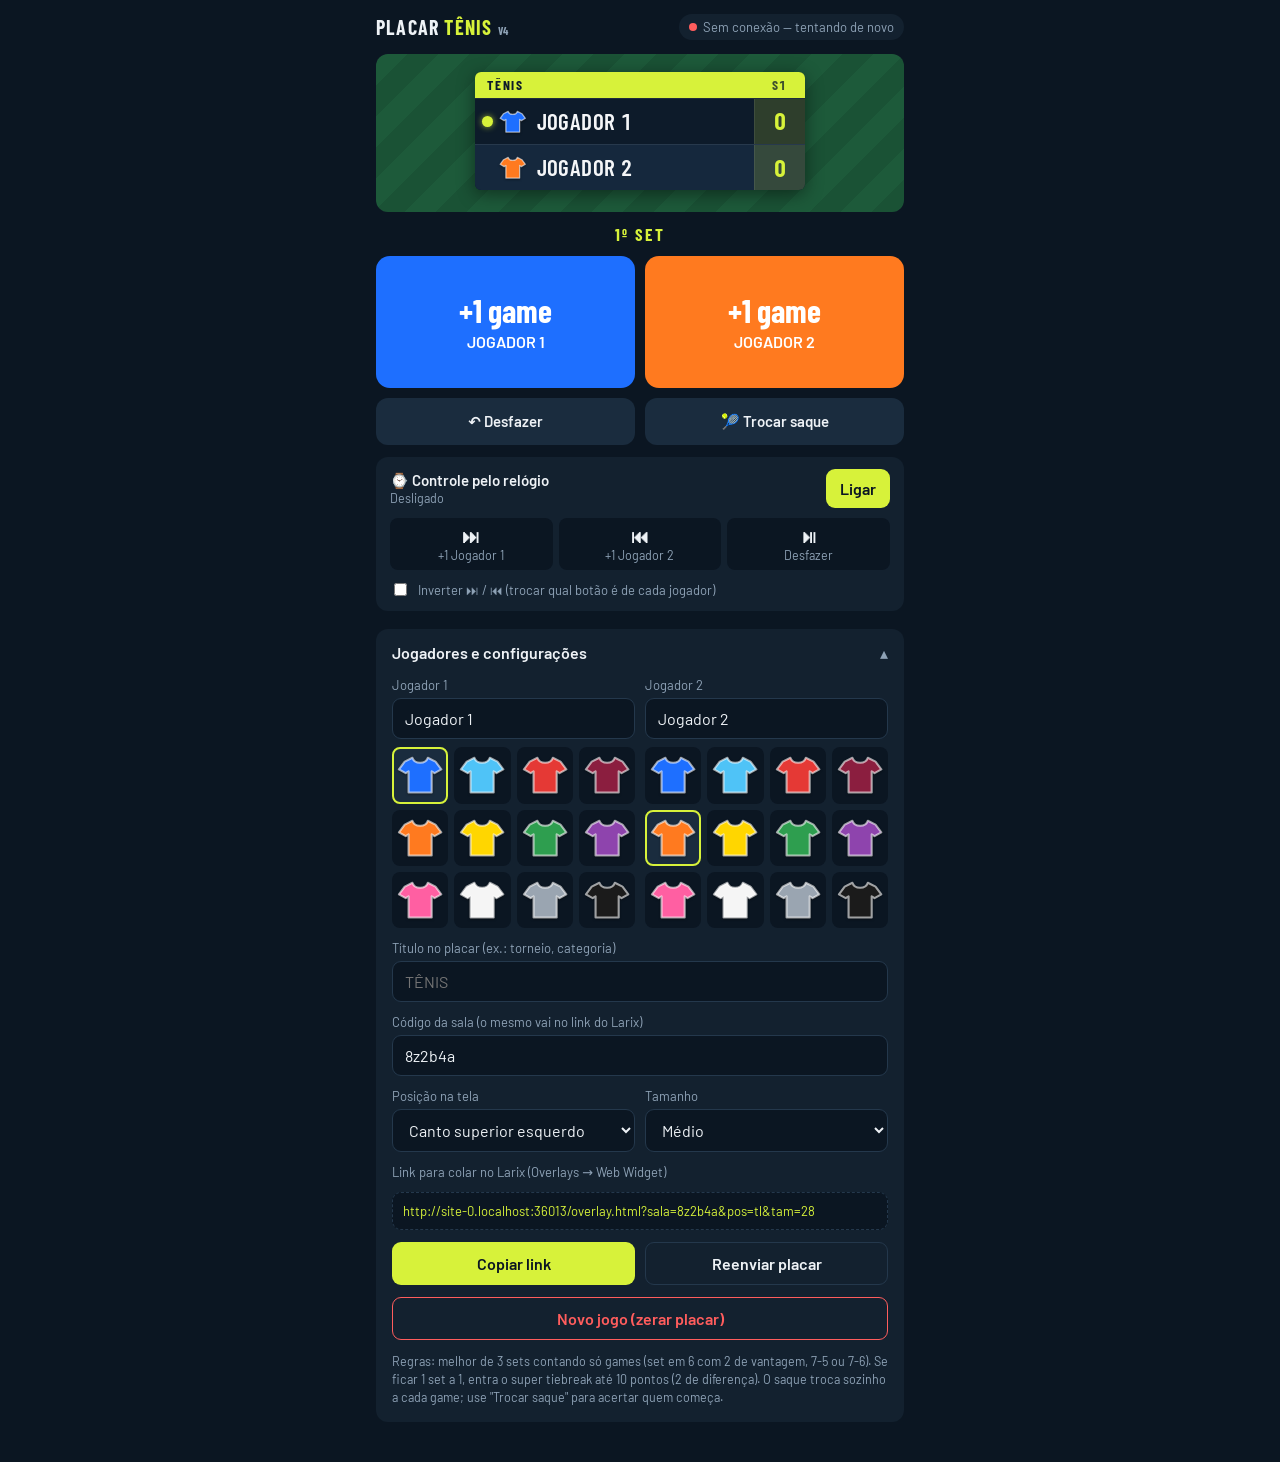
<file: index.html>
<!doctype html>
<html lang="pt-BR">
<head>
<meta charset="utf-8">
<meta name="viewport" content="width=device-width,initial-scale=1,viewport-fit=cover">
<meta name="theme-color" content="#0b1622">
<title>Placar Tênis — Controle</title>
<link rel="preconnect" href="https://fonts.googleapis.com">
<link href="https://fonts.googleapis.com/css2?family=Barlow+Condensed:wght@600;700&family=Barlow:wght@400;500;600&display=swap" rel="stylesheet">
<link rel="stylesheet" href="placar.css">
<style>
  :root {
    --bg: #0b1622; --panel: #13212f; --panel2: #1a2c3e; --line: #24384c;
    --txt: #eef2f6; --dim: #8ea2b6; --ball: #d7f23a; --ink: #0b1622;
    --p1: #3aa0ff; --p2: #ff7a45; --danger: #ff5d5d; --ok: #46d483;
  }
  * { box-sizing: border-box; -webkit-tap-highlight-color: transparent; }
  html, body { margin: 0; background: var(--bg); color: var(--txt); font-family: Barlow, system-ui, sans-serif; }
  body { padding: max(14px, env(safe-area-inset-top)) 16px 40px; max-width: 560px; margin: 0 auto; }
  button { font: inherit; cursor: pointer; border: 0; }
  .top { display: flex; align-items: center; justify-content: space-between; gap: 8px; margin-bottom: 14px; }
  .brand { font-family: "Barlow Condensed", "Arial Narrow", sans-serif; font-weight: 700; font-size: 20px; letter-spacing: .06em; text-transform: uppercase; }
  .brand b { color: var(--ball); }
  .pill { font-size: 13px; padding: 5px 10px; border-radius: 99px; background: var(--panel); color: var(--dim); display: flex; align-items: center; gap: 6px; white-space: nowrap; }
  .pill i { width: 8px; height: 8px; border-radius: 50%; background: var(--dim); display: block; }
  .pill.ok i { background: var(--ok); } .pill.err i { background: var(--danger); } .pill.wait i { background: var(--ball); }

  .preview { background: repeating-linear-gradient(135deg, #1d5a3a 0 22px, #1a5235 22px 44px); border-radius: 12px; padding: 18px 14px; display: flex; justify-content: center; margin-bottom: 12px; font-size: clamp(14px, 4.6vw, 22px); overflow: hidden; }
  .fase { text-align: center; font-family: "Barlow Condensed", "Arial Narrow", sans-serif; font-weight: 700; letter-spacing: .14em; text-transform: uppercase; color: var(--ball); font-size: 17px; margin: 4px 0 12px; }
  .fase.fim { color: var(--ok); }

  .btns { display: grid; grid-template-columns: 1fr 1fr; gap: 10px; }
  .big { min-height: 132px; border-radius: 14px; color: #fff; display: flex; flex-direction: column; align-items: center; justify-content: center; gap: 6px; padding: 10px; transition: transform .08s, filter .15s; }
  .big:active { transform: scale(.97); }
  .big .plus { font-family: "Barlow Condensed", "Arial Narrow", sans-serif; font-weight: 700; font-size: 32px; line-height: 1; white-space: nowrap; }
  .big .who { font-weight: 600; font-size: 16px; text-transform: uppercase; max-width: 100%; overflow: hidden; text-overflow: ellipsis; white-space: nowrap; }
  .big { background: var(--p1); }
  .big.claro { color: #0b1622; }
  .big .shirt { width: 30px; height: 30px; }
  .cores { display: grid; grid-template-columns: repeat(4, 1fr); gap: 6px; margin-top: 2px; }
  .cor { aspect-ratio: 1; border-radius: 8px; border: 2px solid transparent; background: var(--bg); padding: 3px; display: flex; align-items: center; justify-content: center; }
  .cor .shirt { width: 100%; height: 100%; }
  .cor.sel { border-color: var(--ball); background: var(--panel2); }
  .big:disabled { filter: grayscale(1) brightness(.5); }

  .row2 { display: grid; grid-template-columns: 1fr 1fr; gap: 10px; margin-top: 10px; }
  .sec { background: var(--panel2); color: var(--txt); border-radius: 12px; padding: 14px; font-weight: 600; font-size: 15px; }
  .sec:active { background: var(--line); }

  details { background: var(--panel); border-radius: 12px; margin-top: 18px; }
  summary { padding: 14px 16px; font-weight: 600; list-style: none; display: flex; justify-content: space-between; }
  summary::after { content: "▾"; color: var(--dim); }
  details[open] summary::after { content: "▴"; }
  .cfg { padding: 0 16px 16px; display: grid; gap: 12px; }
  label { font-size: 13px; color: var(--dim); display: grid; gap: 5px; }
  input, select { font: inherit; font-size: 16px; color: var(--txt); background: var(--bg); border: 1px solid var(--line); border-radius: 9px; padding: 10px 12px; width: 100%; }
  .two { display: grid; grid-template-columns: 1fr 1fr; gap: 10px; }
  .link { font-size: 13px; word-break: break-all; background: var(--bg); border: 1px dashed var(--line); border-radius: 9px; padding: 10px; color: var(--ball); }
  .act { background: var(--ball); color: var(--ink); border-radius: 9px; padding: 11px; font-weight: 600; }
  .ghost { background: transparent; border: 1px solid var(--line); color: var(--txt); border-radius: 9px; padding: 11px; font-weight: 600; }
  .danger { background: transparent; border: 1px solid var(--danger); color: var(--danger); border-radius: 9px; padding: 11px; font-weight: 600; }
  .danger.armed { background: var(--danger); color: #fff; }
  .note { font-size: 12.5px; color: var(--dim); line-height: 1.45; margin: 0; }
  .watch { background: var(--panel); border-radius: 12px; margin-top: 12px; padding: 12px 14px; display: grid; gap: 10px; }
  .watch.on { outline: 2px solid var(--ok); }
  .watch .wtop { display: flex; align-items: center; justify-content: space-between; gap: 10px; }
  .watch .wt { font-weight: 600; font-size: 15px; }
  .watch .wst { font-size: 12.5px; color: var(--dim); }
  .watch.on .wst { color: var(--ok); }
  .wbtn { background: var(--ball); color: var(--ink); border-radius: 9px; padding: 10px 14px; font-weight: 600; white-space: nowrap; }
  .watch.on .wbtn { background: transparent; border: 1px solid var(--danger); color: var(--danger); }
  .wmap { display: grid; grid-template-columns: repeat(3, 1fr); gap: 6px; font-size: 12.5px; text-align: center; }
  .wmap div { background: var(--bg); border-radius: 8px; padding: 7px 4px; color: var(--dim); }
  .wmap b { display: block; font-size: 18px; color: var(--txt); }
  .wmap div.hit { background: var(--ok); color: var(--ink); }
  .wmap div.hit b { color: var(--ink); }
  .wopt { display: flex; align-items: center; gap: 8px; font-size: 13px; color: var(--dim); }
  .wopt input { width: auto; }
  .warn { background: #3a2a10; color: #ffd27a; border-radius: 10px; padding: 10px 12px; font-size: 13px; margin-bottom: 12px; display: none; }
</style>
</head>
<body>
  <div class="top">
    <div class="brand">Placar <b>Tênis</b> <small style="font-size:11px;color:var(--dim);letter-spacing:0">v4</small></div>
    <div class="pill wait" id="sync"><i></i><span>Conectando…</span></div>
  </div>

  <div class="warn" id="warnFile">Você abriu o arquivo direto do computador. Para funcionar na live, abra pelo endereço do site (veja o LEIA-ME).</div>

  <div class="preview"><div id="sb"></div></div>
  <div class="fase" id="fase"></div>

  <div class="btns">
    <button class="big a" id="b0"><span class="plus">+1</span><span class="who" id="w0"></span></button>
    <button class="big b" id="b1"><span class="plus">+1</span><span class="who" id="w1"></span></button>
  </div>
  <div class="row2">
    <button class="sec" id="undo">↶ Desfazer</button>
    <button class="sec" id="saque">🎾 Trocar saque</button>
  </div>

  <div class="watch" id="watch">
    <div class="wtop">
      <div><div class="wt">⌚ Controle pelo relógio</div><div class="wst" id="wst">Desligado</div></div>
      <button class="wbtn" id="wbtn">Ligar</button>
    </div>
    <div class="wmap">
      <div id="wm-next"><b>⏭</b><span id="wl-next"></span></div>
      <div id="wm-prev"><b>⏮</b><span id="wl-prev"></span></div>
      <div id="wm-play"><b>⏯</b>Desfazer</div>
    </div>
    <label class="wopt"><input type="checkbox" id="winv"> Inverter ⏭ / ⏮ (trocar qual botão é de cada jogador)</label>
  </div>

  <details id="det">
    <summary>Jogadores e configurações</summary>
    <div class="cfg">
      <div class="two">
        <div style="display:grid;gap:6px"><label>Jogador 1<input id="n0" maxlength="22"></label><div class="cores" id="c0"></div></div>
        <div style="display:grid;gap:6px"><label>Jogador 2<input id="n1" maxlength="22"></label><div class="cores" id="c1"></div></div>
      </div>
      <label>Título no placar (ex.: torneio, categoria)<input id="tit" maxlength="30" placeholder="TÊNIS"></label>

      <label>Código da sala (o mesmo vai no link do Larix)<input id="sala" maxlength="24"></label>
      <div class="two">
        <label>Posição na tela
          <select id="pos">
            <option value="tl">Canto superior esquerdo</option>
            <option value="tr">Canto superior direito</option>
            <option value="bl">Canto inferior esquerdo</option>
            <option value="br">Canto inferior direito</option>
          </select>
        </label>
        <label>Tamanho
          <select id="tam">
            <option value="20">Pequeno</option>
            <option value="28" selected>Médio</option>
            <option value="36">Grande</option>
            <option value="46">Muito grande</option>
          </select>
        </label>
      </div>
      <label>Link para colar no Larix (Overlays → Web Widget)</label>
      <div class="link" id="link"></div>
      <div class="two">
        <button class="act" id="copiar">Copiar link</button>
        <button class="ghost" id="reenviar">Reenviar placar</button>
      </div>
      <button class="danger" id="novo">Novo jogo (zerar placar)</button>
      <p class="note">Regras: melhor de 3 sets contando só games (set em 6 com 2 de vantagem, 7-5 ou 7-6). Se ficar 1 set a 1, entra o super tiebreak até 10 pontos (2 de diferença). O saque troca sozinho a cada game; use "Trocar saque" para acertar quem começa.</p>
    </div>
  </details>

<script src="core.js"></script>
<script>
  const $ = id => document.getElementById(id);
  const LS = "placarTenis.v1";
  let cfg, estado, hist = [];

  function salaAleatoria() {
    const c = "abcdefghjkmnpqrstuvwxyz23456789"; let s = "";
    for (let i = 0; i < 6; i++) s += c[Math.floor(Math.random() * c.length)];
    return s;
  }
  function carregar() {
    try {
      const d = JSON.parse(localStorage.getItem(LS) || "null");
      if (d && d.estado) { cfg = d.cfg; estado = d.estado; hist = d.hist || []; return; }
    } catch (e) { }
    cfg = { sala: salaAleatoria(), pos: "tl", tam: "28" };
    estado = novoJogo();
  }
  function guardar() {
    try { localStorage.setItem(LS, JSON.stringify({ cfg, estado, hist: hist.slice(-200) })); } catch (e) { }
  }

  // ---- envio com pequeno atraso para juntar toques rápidos ----
  let tEnvio = null, tRetry = null;
  function status(cls, txt) { const p = $("sync"); p.className = "pill " + cls; p.querySelector("span").textContent = txt; }
  function agendarEnvio(rapido) {
    clearTimeout(tEnvio); clearTimeout(tRetry);
    status("wait", "Enviando…");
    tEnvio = setTimeout(enviar, rapido ? 0 : 350);
  }
  async function enviar() {
    try {
      await enviarEstado(cfg.sala, estado);
      const h = new Date().toLocaleTimeString("pt-BR", { hour: "2-digit", minute: "2-digit", second: "2-digit" });
      status("ok", "Na live · " + h);
    } catch (e) {
      status("err", "Sem conexão — tentando de novo");
      tRetry = setTimeout(enviar, 4000);
    }
  }

  function linkOverlay() {
    const base = location.href.split("#")[0].split("?")[0].replace(/[^/]*$/, "");
    return base + "overlay.html?sala=" + encodeURIComponent(cfg.sala) + "&pos=" + cfg.pos + "&tam=" + cfg.tam;
  }

  function render() {
    $("sb").innerHTML = placarHTML(estado);
    const f = fase(estado);
    const fz = $("fase");
    fz.className = "fase" + (f === "fim" ? " fim" : "");
    fz.textContent = f === "fim" ? "Fim de jogo · " + estado.nomes[estado.vencedor] + " venceu"
      : f === "stb" ? "Super tiebreak · até 10 pontos"
      : estado.sets.length + "º set";
    const unid = f === "stb" ? "ponto" : "game";
    [0, 1].forEach(p => {
      $("w" + p).textContent = estado.nomes[p];
      const cor = (estado.cores || CORES_PADRAO)[p];
      $("b" + p).style.background = cor;
      $("b" + p).classList.toggle("claro", corClara(cor));
      $("c" + p).querySelectorAll(".cor").forEach(el => el.classList.toggle("sel", el.dataset.c === cor));
      $("b" + p).querySelector(".plus").textContent = "+1 " + unid;
      $("b" + p).disabled = f === "fim";
    });
    $("undo").disabled = hist.length === 0;
    $("link").textContent = linkOverlay();
    if (typeof relogioRender === "function") relogioRender();
  }

  function mudar(novo) {
    hist.push(estado);
    estado = novo;
    guardar(); render(); agendarEnvio();
  }

  // ---- eventos ----
  [0, 1].forEach(p => $("b" + p).addEventListener("click", () => {
    if (navigator.vibrate) navigator.vibrate(30);
    mudar(marcar(estado, p));
  }));
  function desfazer() {
    if (!hist.length) return false;
    estado = hist.pop(); estado.ts = Date.now();
    guardar(); render(); agendarEnvio();
    return true;
  }
  $("undo").addEventListener("click", desfazer);
  $("saque").addEventListener("click", () => {
    const s = JSON.parse(JSON.stringify(estado)); s.saque = 1 - s.saque; s.ts = Date.now(); mudar(s);
  });

  [0, 1].forEach(p => {
    $("c" + p).innerHTML = CORES.map(k => `<button type="button" class="cor" data-c="${k.c}" title="${k.n}" aria-label="${k.n}">${camisetaSVG(k.c)}</button>`).join("");
    $("c" + p).addEventListener("click", ev => {
      const b = ev.target.closest(".cor"); if (!b) return;
      ev.preventDefault();
      if (!estado.cores) estado.cores = CORES_PADRAO.slice();
      estado.cores[p] = b.dataset.c; estado.ts = Date.now();
      guardar(); render(); agendarEnvio();
    });
  });

  function preencherCfg() {
    $("n0").value = estado.nomes[0]; $("n1").value = estado.nomes[1];
    $("tit").value = estado.titulo || ""; $("sala").value = cfg.sala;
    $("pos").value = cfg.pos; $("tam").value = cfg.tam;
  }
  ["n0", "n1", "tit"].forEach(id => $(id).addEventListener("input", () => {
    estado.nomes = [$("n0").value.trim() || "Jogador 1", $("n1").value.trim() || "Jogador 2"];
    estado.titulo = $("tit").value.trim();
    estado.ts = Date.now();
    guardar(); render(); agendarEnvio();
  }));
  $("sala").addEventListener("change", () => {
    const v = $("sala").value.trim().toLowerCase().replace(/[^a-z0-9_-]/g, "");
    cfg.sala = v || salaAleatoria(); $("sala").value = cfg.sala;
    guardar(); render(); agendarEnvio(true);
  });
  ["pos", "tam"].forEach(id => $(id).addEventListener("change", () => { cfg[id] = $(id).value; guardar(); render(); }));

  $("copiar").addEventListener("click", async () => {
    const t = linkOverlay();
    try { await navigator.clipboard.writeText(t); $("copiar").textContent = "Copiado ✓"; }
    catch (e) {
      const r = document.createRange(); r.selectNodeContents($("link"));
      const s = getSelection(); s.removeAllRanges(); s.addRange(r);
      $("copiar").textContent = "Selecionado — copie";
    }
    setTimeout(() => $("copiar").textContent = "Copiar link", 2000);
  });
  $("reenviar").addEventListener("click", () => { estado.ts = Date.now(); agendarEnvio(true); });

  let armado = null;
  $("novo").addEventListener("click", () => {
    const b = $("novo");
    if (!armado) {
      b.classList.add("armed"); b.textContent = "Toque de novo para confirmar";
      armado = setTimeout(() => { armado = null; b.classList.remove("armed"); b.textContent = "Novo jogo (zerar placar)"; }, 3000);
      return;
    }
    clearTimeout(armado); armado = null; b.classList.remove("armed"); b.textContent = "Novo jogo (zerar placar)";
    hist = [];
    estado = novoJogo(estado.nomes.slice(), estado.titulo, (estado.cores || CORES_PADRAO).slice());
    guardar(); render(); agendarEnvio(true);
  });

  // ---- controle pelo relógio (Amazfit via Zepp → botões de música) ----
  // Uma faixa silenciosa fica "tocando"; o relógio manda ⏭ / ⏮ / ⏯ e a página
  // transforma em +1 para cada jogador ou desfazer.
  let wAudio = null, wOn = false, wUltimo = 0, wLock = null;
  const WKEY = "placarTenis.relogio";
  let wInv = false;
  try { wInv = localStorage.getItem(WKEY) === "inv"; } catch (e) { }
  $("winv").checked = wInv;

  function wavSilencioso(seg) {
    const sr = 8000, n = sr * seg, buf = new ArrayBuffer(44 + n), v = new DataView(buf);
    const str = (o, s) => { for (let i = 0; i < s.length; i++) v.setUint8(o + i, s.charCodeAt(i)); };
    str(0, "RIFF"); v.setUint32(4, 36 + n, true); str(8, "WAVE"); str(12, "fmt ");
    v.setUint32(16, 16, true); v.setUint16(20, 1, true); v.setUint16(22, 1, true);
    v.setUint32(24, sr, true); v.setUint32(28, sr, true); v.setUint16(32, 1, true); v.setUint16(34, 8, true);
    str(36, "data"); v.setUint32(40, n, true);
    for (let i = 0; i < n; i++) v.setUint8(44 + i, 128 + (i & 1)); // silêncio (ruído inaudível de 1 bit)
    return URL.createObjectURL(new Blob([buf], { type: "audio/wav" }));
  }

  function jogadorDo(botao) { // botao: "next" ou "prev"
    const p = botao === "next" ? 0 : 1;
    return wInv ? 1 - p : p;
  }

  function piscar(id) {
    const el = $(id); el.classList.add("hit");
    setTimeout(() => el.classList.remove("hit"), 600);
  }

  function comandoRelogio(cmd) {
    const agora = Date.now();
    if (agora - wUltimo < 700) return; // ignora toque duplicado
    wUltimo = agora;
    if (navigator.vibrate) navigator.vibrate(cmd === "undo" ? [40, 60, 40] : 60);
    if (cmd === "undo") { desfazer(); piscar("wm-play"); }
    else {
      if (fase(estado) === "fim") return;
      mudar(marcar(estado, jogadorDo(cmd)));
      piscar(cmd === "next" ? "wm-next" : "wm-prev");
    }
    const h = new Date().toLocaleTimeString("pt-BR", { hour: "2-digit", minute: "2-digit", second: "2-digit" });
    $("wst").textContent = "Ligado · último comando " + h;
    if (wAudio && wAudio.paused) wAudio.play().catch(() => { });
  }

  function textoPlacar() {
    const f = fase(estado);
    const a = f === "stb" ? estado.stb[0] : estado.sets[estado.sets.length - 1][0];
    const b = f === "stb" ? estado.stb[1] : estado.sets[estado.sets.length - 1][1];
    if (f === "fim") return { t: estado.nomes[estado.vencedor] + " venceu", s: "Fim de jogo" };
    const sets = estado.sets.filter(setFechado).map(g => g[0] + "-" + g[1]).join(" ");
    return {
      t: estado.nomes[0] + " " + a + " x " + b + " " + estado.nomes[1],
      s: (f === "stb" ? "Super tiebreak" : estado.sets.length + "º set") + (sets ? " · sets " + sets : "")
    };
  }

  function relogioRender() {
    $("wl-next").textContent = "+1 " + estado.nomes[jogadorDo("next")];
    $("wl-prev").textContent = "+1 " + estado.nomes[jogadorDo("prev")];
    if (wOn && "mediaSession" in navigator) {
      const x = textoPlacar();
      try { navigator.mediaSession.metadata = new MediaMetadata({ title: x.t, artist: x.s, album: "Placar Tênis" }); } catch (e) { }
    }
  }

  async function manterTela() {
    try { if ("wakeLock" in navigator && !wLock) { wLock = await navigator.wakeLock.request("screen"); wLock.addEventListener("release", () => wLock = null); } } catch (e) { }
  }

  async function ligarRelogio() {
    if (!("mediaSession" in navigator)) { $("wst").textContent = "Este navegador não suporta. Use o Chrome no Android."; return; }
    if (!wAudio) {
      wAudio = new Audio(wavSilencioso(10));
      wAudio.loop = true;
    }
    try { await wAudio.play(); } catch (e) { $("wst").textContent = "Não consegui iniciar o áudio. Toque em Ligar de novo."; return; }
    const ms = navigator.mediaSession;
    ms.setActionHandler("nexttrack", () => comandoRelogio("next"));
    ms.setActionHandler("previoustrack", () => comandoRelogio("prev"));
    ms.setActionHandler("play", () => comandoRelogio("undo"));
    ms.setActionHandler("pause", () => comandoRelogio("undo"));
    try { ms.setActionHandler("stop", () => comandoRelogio("undo")); } catch (e) { }
    ms.playbackState = "playing";
    wOn = true;
    $("watch").classList.add("on"); $("wbtn").textContent = "Desligar";
    $("wst").textContent = "Ligado · aguardando o relógio";
    manterTela(); relogioRender();
  }

  function desligarRelogio() {
    wOn = false;
    if (wAudio) wAudio.pause();
    const ms = navigator.mediaSession;
    if (ms) ["nexttrack", "previoustrack", "play", "pause", "stop"].forEach(a => { try { ms.setActionHandler(a, null); } catch (e) { } });
    if (ms) { ms.metadata = null; ms.playbackState = "none"; }
    if (wLock) { wLock.release().catch(() => { }); wLock = null; }
    $("watch").classList.remove("on"); $("wbtn").textContent = "Ligar";
    $("wst").textContent = "Desligado";
  }

  $("wbtn").addEventListener("click", () => wOn ? desligarRelogio() : ligarRelogio());
  $("winv").addEventListener("change", () => {
    wInv = $("winv").checked;
    try { localStorage.setItem(WKEY, wInv ? "inv" : ""); } catch (e) { }
    relogioRender();
  });
  document.addEventListener("visibilitychange", () => { if (!document.hidden && wOn) manterTela(); });

  // ---- início ----
  carregar();
  if (location.protocol === "file:") $("warnFile").style.display = "block";
  if (estado.nomes[0] === "Jogador 1" && estado.nomes[1] === "Jogador 2") $("det").open = true;
  preencherCfg(); render(); agendarEnvio(true);
  // reenvia o placar a cada 2 minutos para o Larix nunca ficar sem dados
  setInterval(() => { if (!document.hidden) agendarEnvio(true); }, 120000);
  document.addEventListener("visibilitychange", () => { if (!document.hidden) agendarEnvio(true); });
</script>
</body>
</html>
</file>
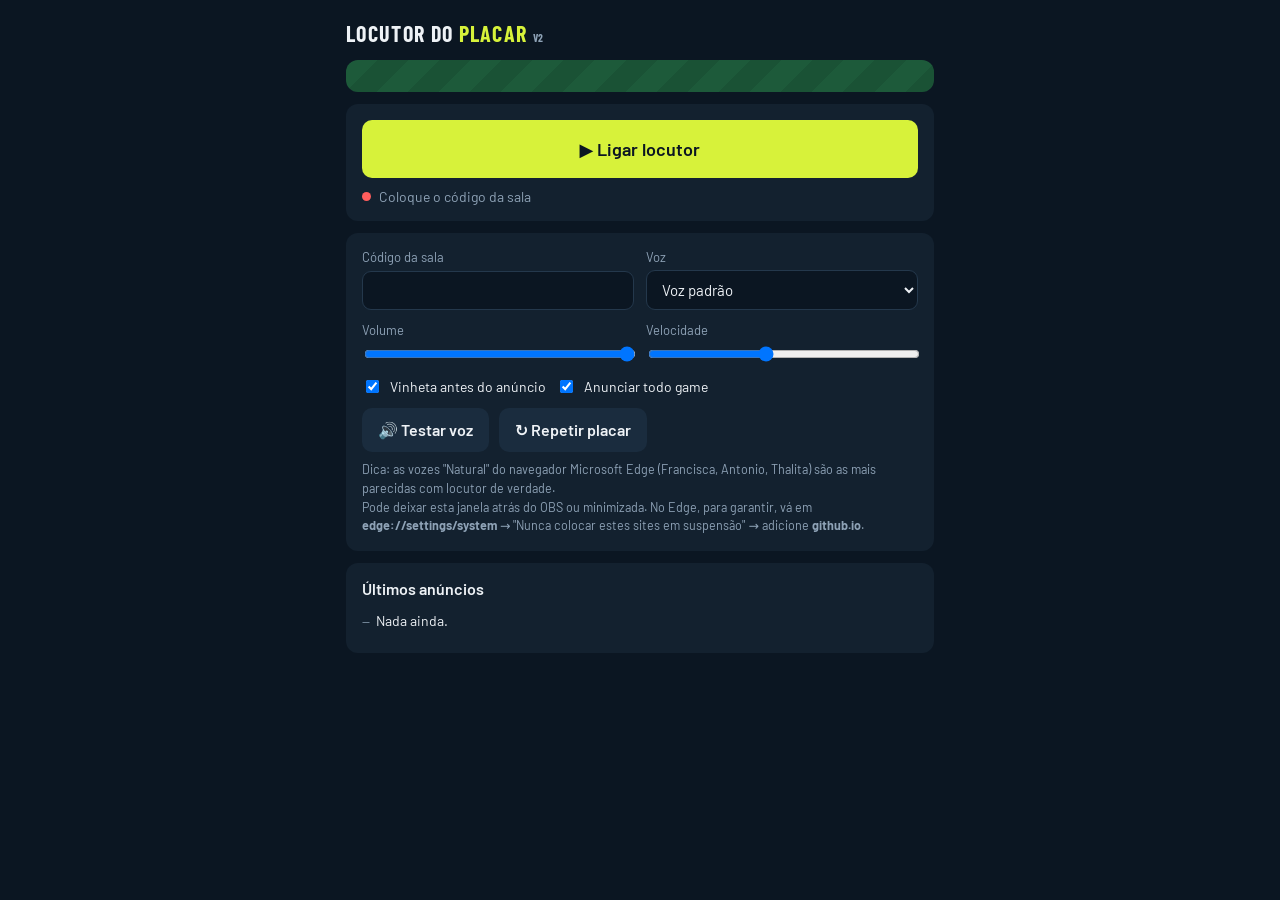
<file: locutor.html>
<!doctype html>
<html lang="pt-BR">
<head>
<meta charset="utf-8">
<meta name="viewport" content="width=device-width,initial-scale=1">
<title>Locutor do Placar</title>
<link rel="preconnect" href="https://fonts.googleapis.com">
<link href="https://fonts.googleapis.com/css2?family=Barlow+Condensed:wght@600;700&family=Barlow:wght@400;500;600&display=swap" rel="stylesheet">
<link rel="stylesheet" href="placar.css">
<style>
  :root { --bg:#0b1622; --panel:#13212f; --panel2:#1a2c3e; --line:#24384c; --txt:#eef2f6; --dim:#8ea2b6; --ball:#d7f23a; --ink:#0b1622; --ok:#46d483; --danger:#ff5d5d; }
  * { box-sizing: border-box; }
  html, body { margin:0; background:var(--bg); color:var(--txt); font-family:Barlow, system-ui, sans-serif; }
  body { padding:20px 16px 40px; max-width:620px; margin:0 auto; }
  h1 { font-family:"Barlow Condensed","Arial Narrow",sans-serif; font-weight:700; letter-spacing:.06em; text-transform:uppercase; font-size:22px; margin:0 0 14px; }
  h1 b { color:var(--ball); }
  .card { background:var(--panel); border-radius:12px; padding:16px; margin-bottom:12px; }
  .preview { background:repeating-linear-gradient(135deg,#1d5a3a 0 22px,#1a5235 22px 44px); border-radius:12px; padding:16px; display:flex; justify-content:center; font-size:20px; margin-bottom:12px; }
  label { font-size:13px; color:var(--dim); display:grid; gap:5px; }
  input, select { font:inherit; font-size:15px; color:var(--txt); background:var(--bg); border:1px solid var(--line); border-radius:9px; padding:9px 11px; width:100%; }
  input[type=range] { padding:0; }
  .grid { display:grid; grid-template-columns:1fr 1fr; gap:12px; }
  .row { display:flex; gap:10px; flex-wrap:wrap; }
  button { font:inherit; font-weight:600; border:0; border-radius:10px; padding:12px 16px; cursor:pointer; }
  .big { width:100%; font-size:18px; padding:18px; background:var(--ball); color:var(--ink); }
  .big.on { background:var(--ok); }
  .ghost { background:var(--panel2); color:var(--txt); }
  .status { display:flex; align-items:center; gap:8px; font-size:14px; color:var(--dim); margin:10px 0 0; }
  .status i { width:9px; height:9px; border-radius:50%; background:var(--dim); display:block; }
  .status.ok i { background:var(--ok); } .status.err i { background:var(--danger); }
  .log { font-size:14px; line-height:1.5; max-height:220px; overflow:auto; }
  .log div { padding:6px 0; border-top:1px solid var(--line); }
  .log div:first-child { border-top:0; }
  .log small { color:var(--dim); margin-right:6px; }
  .chk { display:flex; align-items:center; gap:8px; font-size:14px; color:var(--txt); }
  .chk input { width:auto; }
  .note { font-size:12.5px; color:var(--dim); line-height:1.5; margin:8px 0 0; }
</style>
</head>
<body>
  <h1>Locutor do <b>Placar</b> <small style="font-size:11px;color:var(--dim);letter-spacing:0">v2</small></h1>

  <div class="preview"><div id="sb"></div></div>

  <div class="card">
    <button class="big" id="ligar">▶ Ligar locutor</button>
    <div class="status" id="st"><i></i><span>Desligado</span></div>
  </div>

  <div class="card">
    <div class="grid">
      <label>Código da sala<input id="sala" maxlength="24"></label>
      <label>Voz<select id="voz"></select></label>
      <label>Volume<input type="range" id="vol" min="0" max="1" step="0.05" value="1"></label>
      <label>Velocidade<input type="range" id="vel" min="0.7" max="1.4" step="0.05" value="1"></label>
    </div>
    <div class="row" style="margin-top:12px">
      <label class="chk"><input type="checkbox" id="vinheta" checked> Vinheta antes do anúncio</label>
      <label class="chk"><input type="checkbox" id="cadaGame" checked> Anunciar todo game</label>
    </div>
    <div class="row" style="margin-top:12px">
      <button class="ghost" id="testar">🔊 Testar voz</button>
      <button class="ghost" id="repetir">↻ Repetir placar</button>
    </div>
    <p class="note">Dica: as vozes "Natural" do navegador Microsoft Edge (Francisca, Antonio, Thalita) são as mais parecidas com locutor de verdade.<br>
    Pode deixar esta janela atrás do OBS ou minimizada. No Edge, para garantir, vá em <b>edge://settings/system</b> → "Nunca colocar estes sites em suspensão" → adicione <b>github.io</b>.</p>
  </div>

  <div class="card">
    <div style="font-weight:600;margin-bottom:6px">Últimos anúncios</div>
    <div class="log" id="log"><div><small>—</small>Nada ainda.</div></div>
  </div>

<script src="core.js"></script>
<script>
  const $ = id => document.getElementById(id);
  const LS = "locutorTenis.v1";
  let cfg = { sala: "", voz: "", vol: 1, vel: 1, vinheta: true, cadaGame: true };
  try { Object.assign(cfg, JSON.parse(localStorage.getItem(LS) || "{}")); } catch (e) { }
  const q = new URLSearchParams(location.search);
  if (q.get("sala")) cfg.sala = q.get("sala");
  const salvar = () => { try { localStorage.setItem(LS, JSON.stringify(cfg)); } catch (e) { } };

  let ligado = false, anterior = null, fechar = null, timer = null;

  // ---------- vozes ----------
  function carregarVozes() {
    const todas = speechSynthesis.getVoices();
    const pt = todas.filter(v => /^pt/i.test(v.lang));
    const lista = (pt.length ? pt : todas).sort((a, b) => {
      const pa = /BR/i.test(a.lang) ? 0 : 1, pb = /BR/i.test(b.lang) ? 0 : 1;
      const na = /natural|online/i.test(a.name) ? 0 : 1, nb = /natural|online/i.test(b.name) ? 0 : 1;
      return pa - pb || na - nb || a.name.localeCompare(b.name);
    });
    $("voz").innerHTML = lista.map(v => `<option value="${esc(v.name)}">${esc(v.name)} (${esc(v.lang)})</option>`).join("") || "<option>Voz padrão</option>";
    if (cfg.voz && lista.some(v => v.name === cfg.voz)) $("voz").value = cfg.voz;
    else if (lista[0]) cfg.voz = lista[0].name;
  }
  carregarVozes();
  speechSynthesis.onvoiceschanged = carregarVozes;

  // ---------- vinheta (dois tons curtos) ----------
  let actx = null;
  function vinheta() {
    return new Promise(res => {
      try {
        actx = actx || new (window.AudioContext || window.webkitAudioContext)();
        const t = actx.currentTime;
        [[880, 0], [1320, 0.16]].forEach(([f, d]) => {
          const o = actx.createOscillator(), g = actx.createGain();
          o.type = "sine"; o.frequency.value = f;
          g.gain.setValueAtTime(0, t + d);
          g.gain.linearRampToValueAtTime(0.25 * cfg.vol, t + d + 0.02);
          g.gain.exponentialRampToValueAtTime(0.001, t + d + 0.35);
          o.connect(g); g.connect(actx.destination);
          o.start(t + d); o.stop(t + d + 0.4);
        });
        // termina pelo próprio áudio (não usa setTimeout, que o navegador atrasa em segundo plano)
        let ok = false; const fim = () => { if (!ok) { ok = true; res(); } };
        const os = actx.createOscillator(), gs = actx.createGain(); gs.gain.value = 0;
        os.connect(gs); gs.connect(actx.destination); os.onended = fim;
        os.start(t); os.stop(t + 0.55);
        if (actx.state !== "running") actx.resume().catch(() => { });
        setTimeout(fim, 1500); // segurança
      } catch (e) { res(); }
    });
  }

  // ---------- falar ----------
  let seq = 0;
  async function falar(texto, comVinheta) {
    if (!texto) return;
    const meu = ++seq;
    speechSynthesis.cancel(); // fala sempre o placar mais recente
    if (comVinheta && cfg.vinheta) await vinheta();
    if (meu !== seq) return;
    const u = new SpeechSynthesisUtterance(texto);
    u.lang = "pt-BR";
    const v = speechSynthesis.getVoices().find(v => v.name === cfg.voz);
    if (v) u.voice = v;
    u.volume = cfg.vol; u.rate = cfg.vel;
    speechSynthesis.resume();
    speechSynthesis.speak(u);
    const hora = new Date().toLocaleTimeString("pt-BR", { hour: "2-digit", minute: "2-digit" });
    const log = $("log");
    if (log.textContent === "—Nada ainda.") log.innerHTML = "";
    const d = document.createElement("div");
    d.innerHTML = `<small>${hora}</small>`;
    d.appendChild(document.createTextNode(texto));
    log.prepend(d);
    while (log.children.length > 30) log.lastChild.remove();
  }

  // ---------- montar as frases ----------
  const ord = ["primeiro", "segundo", "terceiro"];
  const nome = (s, p) => (s.nomes && s.nomes[p]) || ("Jogador " + (p + 1));
  const totalPontos = s => s.sets.reduce((a, g) => a + g[0] + g[1], 0) + (s.stb ? s.stb[0] + s.stb[1] + 1000 : 0) + (s.vencedor !== null ? 100000 : 0);

  function placarSet(s, g, idx) {
    const [a, b] = g;
    const qual = ord[idx] + " set";
    if (a === b) return `${a} a ${b}, iguais no ${qual}.`;
    const p = a > b ? 0 : 1;
    return `${Math.max(a, b)} a ${Math.min(a, b)} para ${nome(s, p)} no ${qual}.`;
  }

  function placarAtual(s) {
    if (s.vencedor !== null) return fraseFim(s);
    if (s.stb) {
      const [a, b] = s.stb;
      if (a === b) return `Super tiebreak, ${a} a ${b}.`;
      const p = a > b ? 0 : 1;
      return `Super tiebreak: ${Math.max(a, b)} a ${Math.min(a, b)} para ${nome(s, p)}.`;
    }
    const w = setsGanhos(s), i = s.sets.length - 1;
    let t = "";
    if (w[0] + w[1] > 0) t += w[0] === w[1] ? `Sets iguais, ${w[0]} a ${w[1]}. ` : `${nome(s, w[0] > w[1] ? 0 : 1)} vence por ${Math.max(...w)} set a ${Math.min(...w)}. `;
    return t + placarSet(s, s.sets[i], i);
  }

  function parciais(s) {
    const v = s.vencedor;
    const ps = s.sets.filter(setFechado).map(g => `${g[v]} a ${g[1 - v]}`);
    if (s.stb) ps.push(`${s.stb[v]} a ${s.stb[1 - v]} no super tiebreak`);
    return ps.join(", ");
  }
  function fraseFim(s) {
    return `Fim de jogo! Vitória de ${nome(s, s.vencedor)}! Parciais: ${parciais(s)}.`;
  }

  function anunciar(p, n) {
    // novo jogo
    if (n.vencedor === null && !n.stb && n.sets.length === 1 && n.sets[0][0] === 0 && n.sets[0][1] === 0 &&
        totalPontos(p) >= 3) {
      return { t: `Novo jogo! ${nome(n, 0)} contra ${nome(n, 1)}. Melhor de três sets.`, v: true };
    }
    // correção (desfazer)
    if (totalPontos(n) < totalPontos(p)) {
      return { t: `Correção no placar. ${placarAtual(n)}`, v: false };
    }
    if (totalPontos(n) === totalPontos(p)) return null; // só troca de saque/nome
    // fim de jogo
    if (n.vencedor !== null && p.vencedor === null) return { t: fraseFim(n), v: true };
    // começou o super tiebreak
    if (n.stb && !p.stb) {
      const g = n.sets[n.sets.length - 1], q = g[0] > g[1] ? 0 : 1;
      return { t: `Set para ${nome(n, q)}, ${Math.max(...g)} a ${Math.min(...g)}! Um set para cada lado. Vamos para o super tiebreak, até dez pontos!`, v: true };
    }
    // ponto no super tiebreak
    if (n.stb && p.stb) {
      const q = n.stb[0] > p.stb[0] ? 0 : 1;
      const [a, b] = n.stb, lid = a > b ? 0 : (b > a ? 1 : null);
      let t = `Ponto para ${nome(n, q)}. `;
      t += lid === null ? `${a} a ${b}.` : `${Math.max(a, b)} a ${Math.min(a, b)} para ${nome(n, lid)}.`;
      if (lid !== null && n.stb[lid] >= 9 && n.stb[lid] - n.stb[1 - lid] >= 1) t += " Match point!";
      return { t, v: false };
    }
    // fechou um set (e o jogo continua)
    if (n.sets.length > p.sets.length) {
      const g = n.sets[n.sets.length - 2], q = g[0] > g[1] ? 0 : 1;
      const w = setsGanhos(n);
      return { t: `Set para ${nome(n, q)}, ${Math.max(...g)} a ${Math.min(...g)}! ${nome(n, q)} vence por ${Math.max(...w)} set a ${Math.min(...w)}.`, v: true };
    }
    // game comum
    if (!cfg.cadaGame) return null;
    const i = n.sets.length - 1, g = n.sets[i], gp = p.sets[i] || [0, 0];
    const q = g[0] > gp[0] ? 0 : 1;
    let t = `Game de ${nome(n, q)}. ` + placarSet(n, g, i);
    if (g[0] === 6 && g[1] === 6) t += " Vai para o tiebreak!";
    return { t, v: false };
  }

  // ---------- receber placar ----------
  function receber(s) {
    if (!s || !s.sets) return;
    if (anterior && s.ts && anterior.ts && s.ts <= anterior.ts) return;
    $("sb").innerHTML = placarHTML(s);
    if (anterior && ligado) {
      const a = anunciar(anterior, s);
      if (a) falar(a.t, a.v);
    }
    anterior = s;
  }

  function status(cls, txt) { $("st").className = "status " + cls; $("st").querySelector("span").textContent = txt; }

  function conectar() {
    if (fechar) fechar();
    clearInterval(timer);
    if (!cfg.sala) { status("err", "Coloque o código da sala"); return; }
    const buscar = () => ultimoEstado(cfg.sala).then(s => { if (s) receber(s); }).catch(() => { });
    buscar();
    fechar = ouvirEstado(cfg.sala, receber, ok => {
      if (!ligado) return;
      status(ok ? "ok" : "err", ok ? "Ligado · ouvindo a sala " + cfg.sala : "Reconectando…");
    });
    timer = setInterval(buscar, 15000);
  }

  // ---------- manter a página acordada ----------
  // Um áudio praticamente inaudível fica tocando em loop. Assim o Edge/Chrome trata a aba
  // como "tocando som" e não congela, não dorme nem atrasa a página quando a janela fica
  // atrás do OBS, minimizada ou com a tela apagada.
  let keep = null, wLock = null;
  function wavQuase(seg) {
    const sr = 8000, n = sr * seg, buf = new ArrayBuffer(44 + n), v = new DataView(buf);
    const str = (o, s) => { for (let i = 0; i < s.length; i++) v.setUint8(o + i, s.charCodeAt(i)); };
    str(0, "RIFF"); v.setUint32(4, 36 + n, true); str(8, "WAVE"); str(12, "fmt ");
    v.setUint32(16, 16, true); v.setUint16(20, 1, true); v.setUint16(22, 1, true);
    v.setUint32(24, sr, true); v.setUint32(28, sr, true); v.setUint16(32, 1, true); v.setUint16(34, 8, true);
    str(36, "data"); v.setUint32(40, n, true);
    for (let i = 0; i < n; i++) v.setUint8(44 + i, 128 + (i & 1));
    return URL.createObjectURL(new Blob([buf], { type: "audio/wav" }));
  }
  async function acordar() {
    try {
      if (!keep) { keep = new Audio(wavQuase(10)); keep.loop = true; }
      if (keep.paused) await keep.play();
    } catch (e) { }
    try {
      actx = actx || new (window.AudioContext || window.webkitAudioContext)();
      if (actx.state !== "running") await actx.resume();
    } catch (e) { }
    try { if ("wakeLock" in navigator && !wLock) { wLock = await navigator.wakeLock.request("screen"); wLock.addEventListener("release", () => wLock = null); } } catch (e) { }
  }
  function dormir() {
    if (keep) keep.pause();
    if (wLock) { wLock.release().catch(() => { }); wLock = null; }
  }
  document.addEventListener("visibilitychange", () => {
    if (!ligado) return;
    acordar();
    if (!document.hidden) conectar(); // ao voltar, garante conexão e placar em dia
  });
  // vigia: se a voz "travar" em segundo plano, destrava
  setInterval(() => { if (ligado && speechSynthesis.paused) speechSynthesis.resume(); }, 2000);

  // ---------- botões ----------
  $("sala").value = cfg.sala;
  $("vol").value = cfg.vol; $("vel").value = cfg.vel;
  $("vinheta").checked = cfg.vinheta; $("cadaGame").checked = cfg.cadaGame;

  $("ligar").addEventListener("click", () => {
    ligado = !ligado;
    $("ligar").classList.toggle("on", ligado);
    $("ligar").textContent = ligado ? "■ Locutor ligado — clique para desligar" : "▶ Ligar locutor";
    if (ligado) {
      acordar();
      status("ok", "Ligado · ouvindo a sala " + cfg.sala);
      falar("Locutor ligado. " + (anterior ? placarAtual(anterior) : ""), true);
    } else {
      speechSynthesis.cancel();
      dormir();
      status("", "Desligado");
    }
  });
  $("testar").addEventListener("click", () => falar("Game de Vitor Belina. 4 a 3 para Vitor Belina no segundo set.", true));
  $("repetir").addEventListener("click", () => { if (anterior) falar(placarAtual(anterior), true); });
  $("sala").addEventListener("change", () => {
    cfg.sala = $("sala").value.trim().toLowerCase().replace(/[^a-z0-9_-]/g, "");
    $("sala").value = cfg.sala; anterior = null; salvar(); conectar();
  });
  $("voz").addEventListener("change", () => { cfg.voz = $("voz").value; salvar(); });
  $("vol").addEventListener("input", () => { cfg.vol = +$("vol").value; salvar(); });
  $("vel").addEventListener("input", () => { cfg.vel = +$("vel").value; salvar(); });
  $("vinheta").addEventListener("change", () => { cfg.vinheta = $("vinheta").checked; salvar(); });
  $("cadaGame").addEventListener("change", () => { cfg.cadaGame = $("cadaGame").checked; salvar(); });

  salvar();
  conectar();
</script>
</body>
</html>
</file>
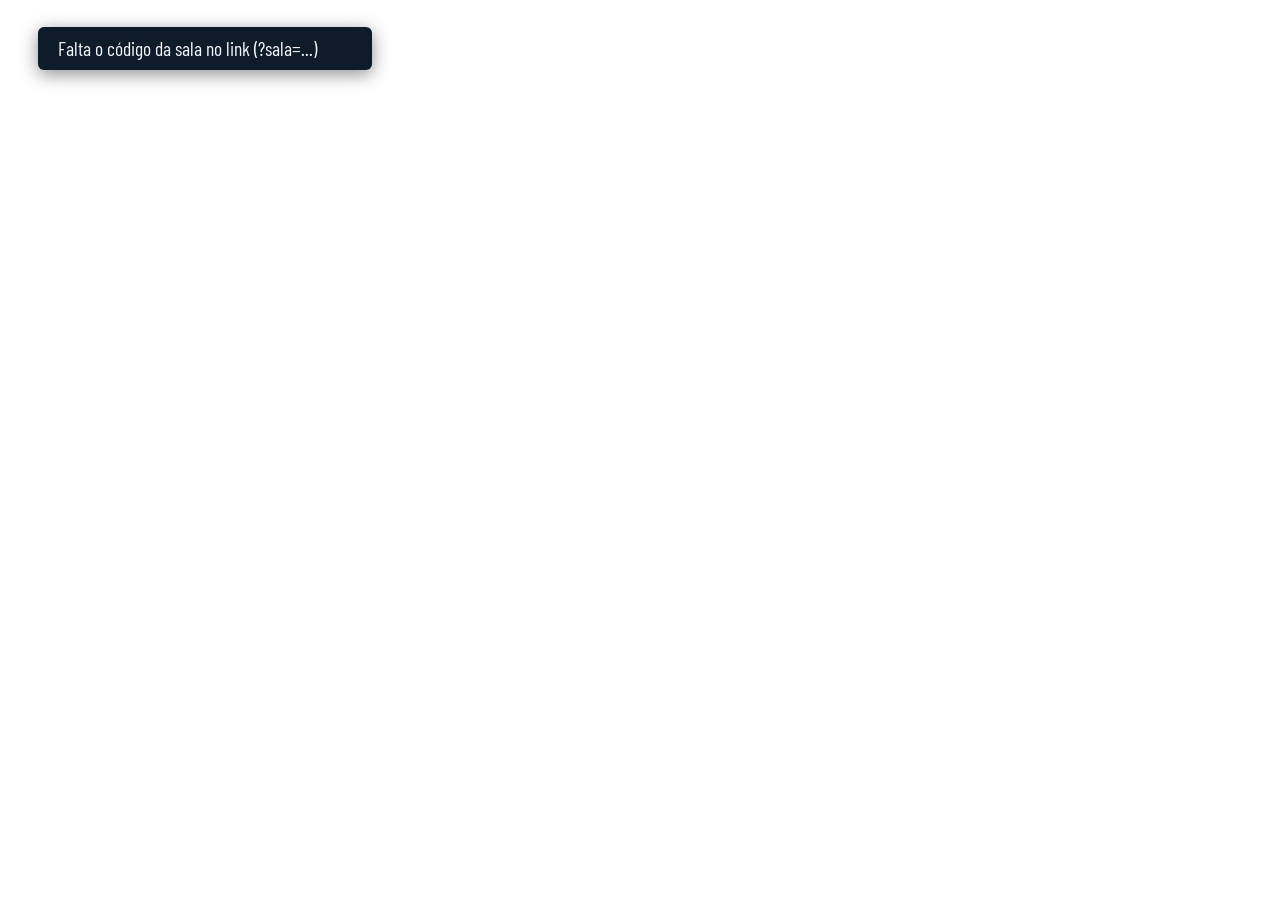
<file: overlay.html>
<!doctype html>
<html lang="pt-BR">
<head>
<meta charset="utf-8">
<meta name="viewport" content="width=device-width,initial-scale=1">
<title>Placar na Live</title>
<link rel="preconnect" href="https://fonts.googleapis.com">
<link href="https://fonts.googleapis.com/css2?family=Barlow+Condensed:wght@600;700&display=swap" rel="stylesheet">
<link rel="stylesheet" href="placar.css">
<style>
  html, body { margin: 0; padding: 0; background: transparent !important; overflow: hidden; }
  #wrap { position: fixed; font-size: 28px; }
  #wrap.tl { top: 3vh; left: 3vw; }
  #wrap.tr { top: 3vh; right: 3vw; }
  #wrap.bl { bottom: 3vh; left: 3vw; }
  #wrap.br { bottom: 3vh; right: 3vw; }
  #wrap.hide { display: none; }
</style>
</head>
<body>
<div id="wrap" class="tl hide"></div>
<script src="core.js"></script>
<script>
  // Parâmetros: ?sala=CODIGO&pos=tl|tr|bl|br&tam=28
  const q = new URLSearchParams(location.search);
  const sala = q.get("sala") || "";
  const wrap = document.getElementById("wrap");
  wrap.className = (q.get("pos") || "tl");
  const tam = parseFloat(q.get("tam"));
  if (tam > 5 && tam < 200) wrap.style.fontSize = tam + "px";

  let atual = null;
  function aplicar(s) {
    if (!s || !s.sets) return;
    if (atual && s.ts && atual.ts && s.ts < atual.ts) return; // ignora estado mais antigo
    atual = s;
    wrap.innerHTML = placarHTML(s);
    wrap.classList.remove("hide");
  }

  if (!sala) {
    wrap.classList.remove("hide");
    wrap.innerHTML = '<div class="sb" style="padding:.6em 1em;font-size:.7em">Falta o código da sala no link (?sala=...)</div>';
  } else {
    // mostra 0 a 0 na hora, até chegar o placar do controle
    const ini = novoJogo(); ini.ts = 0; aplicar(ini);
    const dbg = q.get("debug") === "1";
    const info = (t) => { if (!dbg) return; let d = document.getElementById("dbg"); if (!d) { d = document.createElement("div"); d.id = "dbg"; d.style.cssText = "position:fixed;bottom:4px;left:4px;font:14px Arial;color:#fff;background:#000a;padding:4px 8px;border-radius:4px"; document.body.appendChild(d); } d.textContent = t; };
    info("sala " + sala + " · conectando…");
    const buscar = () => ultimoEstado(sala).then(s => { info("sala " + sala + " · ok " + new Date().toLocaleTimeString()); aplicar(s); }).catch(e => info("erro: " + e.message));
    buscar();
    ouvirEstado(sala, s => { info("sala " + sala + " · ao vivo " + new Date().toLocaleTimeString()); aplicar(s); });
    setInterval(buscar, 15000); // garantia caso a conexão ao vivo caia
  }
</script>
</body>
</html>
</file>
<file: placar.css>
/* Visual do placar (igual no controle e na transmissão) */
.sb {
  --sb-bg: #0d1b2a;
  --sb-bg2: #15283d;
  --sb-line: rgba(255,255,255,.08);
  --sb-txt: #f4f6f8;
  --sb-dim: #8fa3b8;
  --sb-ball: #d7f23a;
  --sb-cur-txt: #0d1b2a;
  font-family: "Barlow Condensed", "Arial Narrow", Arial, sans-serif;
  display: inline-block;
  color: var(--sb-txt);
  background: var(--sb-bg);
  border-radius: 6px;
  overflow: hidden;
  box-shadow: 0 4px 18px rgba(0,0,0,.45);
  line-height: 1;
  font-variant-numeric: tabular-nums;
  min-width: 15em;
}
.sb-hdr {
  display: flex; align-items: center;
  background: var(--sb-ball);
  color: var(--sb-cur-txt);
  font-weight: 700; font-size: .62em; letter-spacing: .12em;
  height: 1.9em; padding-left: .9em;
}
.sb-ttl { flex: 1; text-transform: uppercase; white-space: nowrap; overflow: hidden; text-overflow: ellipsis; padding-right: 1em; }
.sb-hc { width: calc(2.3em / .62); text-align: center; opacity: .75; }
.sb-row {
  display: flex; align-items: center;
  height: 2.1em; font-size: 1em;
  border-top: 1px solid var(--sb-line);
}
.sb-row:nth-child(3) { background: var(--sb-bg2); }
.sb-srv { width: 1.1em; display: flex; justify-content: center; align-items: center; }
.ball {
  display: block; width: .5em; height: .5em; border-radius: 50%;
  background: var(--sb-ball);
  box-shadow: 0 0 6px rgba(215,242,58,.7);
}
.sb-nm {
  flex: 1; font-weight: 600; font-size: 1.05em; text-transform: uppercase;
  white-space: nowrap; overflow: hidden; text-overflow: ellipsis;
  padding-right: .8em; letter-spacing: .02em;
}
.sb-g {
  width: calc(2.3em / 1.1); height: 100%;
  display: flex; align-items: center; justify-content: center;
  font-weight: 600; font-size: 1.1em; color: var(--sb-dim);
  border-left: 1px solid var(--sb-line);
}
.sb-g.w { color: var(--sb-txt); font-weight: 700; }
.sb-g.cur { background: rgba(215,242,58,.16); color: var(--sb-ball); font-weight: 700; }
.sb-g.tb.cur { background: var(--sb-ball); color: var(--sb-cur-txt); }
.sb-row.lose .sb-nm { color: var(--sb-dim); }
.sb-row.win .sb-nm { color: var(--sb-ball); }
.sb-trophy { width: 1.6em; text-align: center; color: var(--sb-ball); font-weight: 700; }
.sb-row.lose::after { content: ""; width: 1.6em; }
.sb-hsp { width: calc(1.6em / .62); }
.sb-shirt { width: 1.35em; display: flex; align-items: center; justify-content: flex-start; margin-right: .35em; }
.shirt { width: 1.25em; height: 1.25em; display: block; filter: drop-shadow(0 1px 1px rgba(0,0,0,.5)); }
</file>
